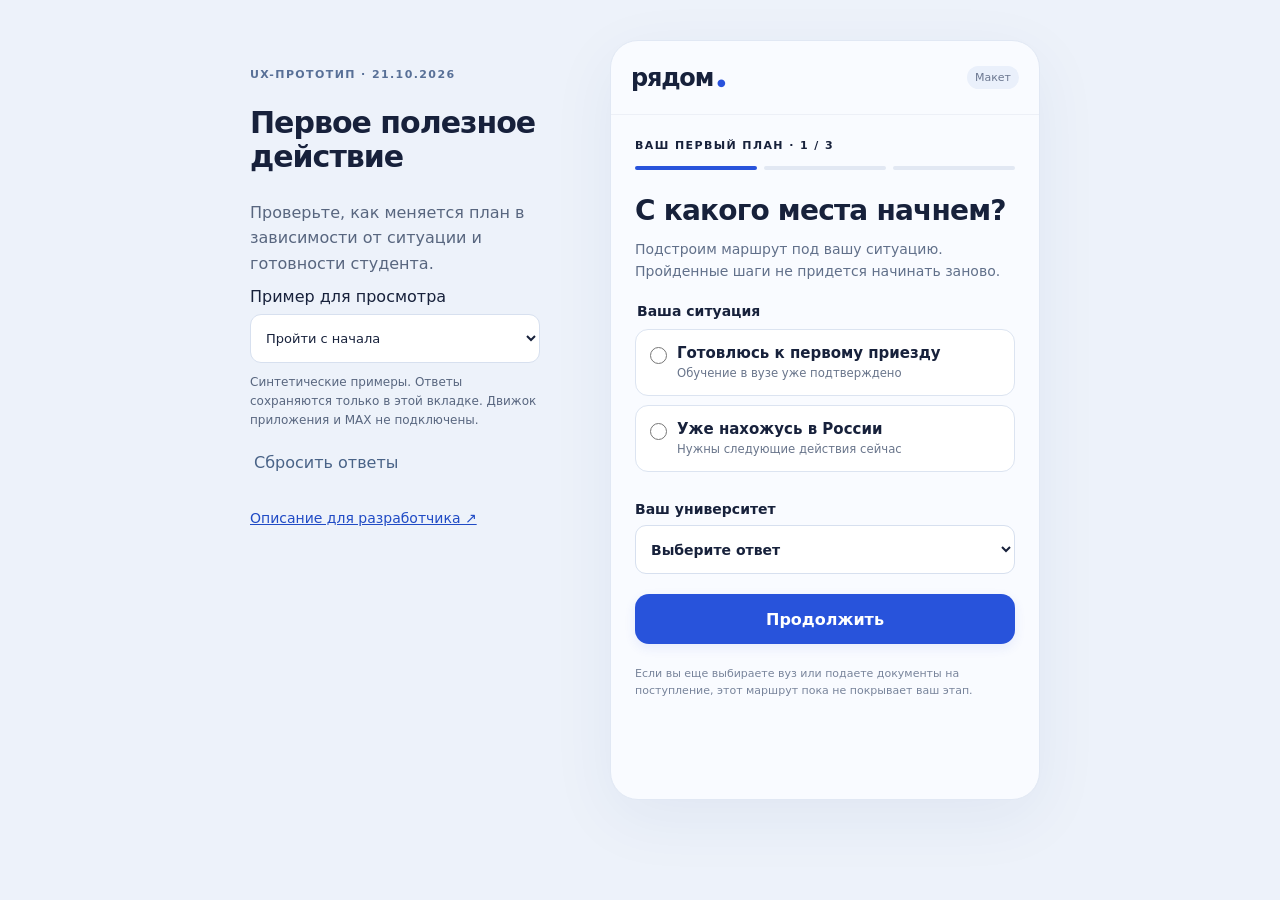
<file: developer-package-2026-10-21/reference-prototype/index.html>
<!doctype html>
<html lang="ru"><head><meta charset="utf-8"><meta name="viewport" content="width=device-width,initial-scale=1"><title>Рядом — адаптивный первый план</title><link rel="stylesheet" href="styles.css"><link rel="stylesheet" href="stage-view.css"><link rel="stylesheet" href="navigation.css"></head>
<body><div class="workspace"><aside class="demo"><div class="tag">UX-ПРОТОТИП · 21.10.2026</div><h1>Первое полезное действие</h1><p>Проверьте, как меняется план в зависимости от ситуации и готовности студента.</p><label>Пример для просмотра<select id="preset"><option value="blank">Пройти с начала</option><option value="invite">До поездки · нужно приглашение</option><option value="waiting">До поездки · ожидаю визу</option><option value="ready">До поездки · виза получена</option><option value="free">Безвизовый въезд</option><option value="arrived">После приезда · первый визит</option><option value="unknownDate">После приезда · дата неизвестна</option><option value="settled">Уже оформился · дальнейшие дела</option><option value="review">Особая ситуация · помощь</option></select></label><p class="small">Синтетические примеры. Ответы сохраняются только в этой вкладке. Движок приложения и MAX не подключены.</p><button id="reset" class="quiet">Сбросить ответы</button><a href="handoff.md">Описание для разработчика ↗</a></aside><main class="phone"><header><button id="back" class="quiet">Назад</button><span class="brand">рядом<span class="brand-dot">●</span></span><span class="prototype">Макет</span></header><div id="screen"></div></main></div><script src="app.js"></script><script src="refinement.js"></script><script src="stage-view.js"></script><script src="navigation.js"></script><script src="flow-model.js"></script><script src="journey-ui.js"></script></body></html>
</file>
<file: developer-package-2026-10-21/reference-prototype/styles.css>
:root{font-family:Inter,system-ui,-apple-system,"Segoe UI",sans-serif;color:#17213b;background:#edf2fa;font-synthesis:none}*{box-sizing:border-box}body{margin:0}button,input,select{font:inherit}button,a,input,select{-webkit-tap-highlight-color:transparent}button{cursor:pointer}button:disabled{opacity:.45;cursor:default}button:focus-visible,a:focus-visible,input:focus-visible,select:focus-visible{outline:3px solid #729cf8;outline-offset:3px}.workspace{max-width:1050px;margin:40px auto;display:grid;grid-template-columns:310px 430px;gap:60px;align-items:start;justify-content:center}.demo{padding:28px 10px;position:sticky;top:24px}.demo h1{font-size:30px;line-height:1.15;letter-spacing:-1px}.demo p{line-height:1.6;color:#58667f}.demo a{display:block;margin-top:26px;color:#204bc5;font-size:14px}.tag,.eyebrow{font-size:11px;font-weight:750;letter-spacing:1.4px}.tag{color:#587097}.phone{background:#f9fbff;min-height:760px;border:1px solid #e1e8f4;border-radius:28px;overflow:hidden;box-shadow:0 18px 65px #1c3f8110}header{height:74px;display:flex;align-items:center;justify-content:space-between;padding:12px 20px;border-bottom:1px solid #edf0f7}.brand{font-size:24px;letter-spacing:-1.2px;font-weight:800}.brand-dot{color:#2952dc;font-size:10px;padding-left:4px}.prototype{font-size:11px;color:#6b7790;background:#eaf0fb;padding:5px 8px;border-radius:20px}#screen{padding:24px 24px 30px}h2{font-size:28px;line-height:1.15;letter-spacing:-.8px;margin:18px 0 12px}h3{font-size:18px;margin:0 0 10px;line-height:1.35}p{line-height:1.55;margin:10px 0}.sub,.small{color:#61708a;font-size:14px}.small{font-size:12px}.stepbar{display:flex;gap:7px;margin:14px 0 25px}.stepbar span{height:4px;border-radius:5px;background:#e2e8f3;flex:1}.stepbar .on{background:#2853db}.quiet{border:0;background:transparent;color:#496387;padding:10px 4px;min-height:44px}.primary,.secondary{display:block;width:100%;min-height:50px;padding:13px 18px;border-radius:14px;font-weight:650;border:0;margin-top:20px}.primary{background:#2853db;color:white;box-shadow:0 4px 12px #2853db17}.primary:hover{background:#2145bc}.secondary{background:#eaf0fc;color:#254dbd;margin-top:10px}.field{display:block;margin:20px 0 0;font-size:14px;font-weight:600}select,input[type=date]{display:block;width:100%;height:49px;border:1px solid #d7e0ef;border-radius:11px;background:white;color:#17213b;padding:0 11px;margin-top:8px;min-width:0}.demo select{font-size:13px}fieldset{padding:0;border:0;margin:20px 0}legend{font-size:14px;font-weight:650;margin-bottom:10px}.choice{position:relative;display:flex;align-items:flex-start;gap:10px;padding:14px;border:1px solid #dce4f1;background:#fff;border-radius:13px;margin-bottom:9px;font-size:14px;cursor:pointer}.choice:has(input:checked){background:#edf3ff;border-color:#3862e6}.choice input{margin:3px 0;accent-color:#2853db;width:17px;height:17px;flex:none}.choice strong{display:block;font-size:15px}.choice small{display:block;color:#69758b;line-height:1.4;margin-top:3px}.check{display:flex;gap:9px;align-items:flex-start;margin-top:12px;font-size:13px;color:#556580;line-height:1.5}.check input{accent-color:#2853db;min-width:17px;height:17px}.note{padding:13px 15px;background:#eef3fc;border-radius:12px;color:#526582;font-size:13px;margin-top:18px;line-height:1.5}.error{color:#a32735;background:#fff0f1;padding:12px;border-radius:12px;font-size:13px}.context{font-size:13px;color:#576b8a;line-height:1.65}.hero{padding:24px 22px;background:#2853db;color:white;border-radius:20px;margin:20px 0 25px}.hero h2{font-size:26px;margin:14px 0}.hero .eyebrow{color:#d5e2ff}.hero p{color:#edf3ff;font-size:14px}.hero .primary{background:white;color:#234dc8;box-shadow:none}.understood{font-size:14px;line-height:1.55;margin:16px 0}.section-head{display:flex;align-items:center;justify-content:space-between;margin:24px 0 15px}.section-head h3{margin:0}.section-head span{font-size:12px;color:#748198}.route{position:relative}.route:before{content:"";position:absolute;left:12px;top:26px;bottom:25px;width:2px;background:#dce5f6}.route-row{position:relative;display:flex;gap:14px;margin:10px 0;align-items:flex-start}.marker{width:26px;height:26px;border-radius:50%;background:#f9fbff;border:2px solid #d8e2f3;color:#7589ac;font-size:12px;display:grid;place-items:center;flex:none;margin-top:12px;z-index:1}.route-row.current .marker{background:#2853db;color:white;border-color:#2853db}.route-copy{padding:14px;background:white;border:1px solid #e3e9f3;border-radius:13px;flex:1}.current .route-copy{background:#edf3ff;border-color:#c6d8ff}.route-copy strong{font-size:14px}.route-copy small{display:block;color:#6a7890;line-height:1.45;margin-top:4px}.soft-card{background:white;border:1px solid #e1e8f3;border-radius:15px;padding:17px;margin:12px 0}.soft-card p{font-size:14px}.soft-card h3{font-size:16px}.pill{display:inline-block;font-size:11px;background:#edf2fc;padding:5px 9px;border-radius:20px;color:#466390}.list{padding-left:20px;font-size:14px;line-height:1.65}.list li{margin:9px 0}.contact{color:#254fc9;word-break:break-word}.details{font-size:13px;border-top:1px solid #e3eaf5;margin-top:20px;padding-top:15px}.details summary{cursor:pointer;min-height:32px}.answer{display:flex;justify-content:space-between;gap:12px;padding:10px 0;border-bottom:1px solid #edf0f5;font-size:13px}.answer span{color:#67768e}.answer b{text-align:right;font-weight:550}.footer-note{font-size:11px;color:#78849b;line-height:1.5;margin-top:22px}a{color:#2853db}.hidden{display:none!important}@media(max-width:800px){.workspace{display:flex;flex-direction:column-reverse;align-items:center;margin:0;gap:12px}.phone{width:100%;max-width:430px;border-radius:0;min-height:100dvh}.demo{position:static;width:100%;max-width:430px;padding:20px 24px;background:#e6edf9;border-radius:18px}.demo h1{font-size:23px}.demo p{font-size:13px}}@media(max-width:350px){#screen{padding:20px 17px}h2{font-size:25px}.hero{padding:20px 17px}.hero h2{font-size:23px}header{padding:10px 17px}.choice{padding:12px}}@media(prefers-reduced-motion:reduce){*{scroll-behavior:auto!important}}
h2[tabindex="-1"]:focus{outline:none}
</file>
<file: developer-package-2026-10-21/reference-prototype/stage-view.css>
.stage-panel{border:1px solid #dce5f4;border-radius:16px;padding:16px;margin:12px 0;background:#fff}.stage-panel summary{display:flex;justify-content:space-between;align-items:center;gap:12px;cursor:pointer;min-height:44px;font-weight:700;list-style:none}.stage-panel summary::-webkit-details-marker{display:none}.stage-panel summary small{display:block;font-size:11px;font-weight:400;color:#67778e;margin-top:5px}.stage-panel h4{font-size:12px;color:#64748c;margin:22px 0 12px;line-height:1.5}.step-item{display:flex;gap:11px;padding:13px 0;border-top:1px solid #edf1f7}.step-item>div{min-width:0}.step-icon{flex:none;width:23px;height:23px;border-radius:50%;background:#eef2f8;display:grid;place-items:center;font-size:13px;color:#6c7b91}.step-item strong{display:block;font-size:14px;line-height:1.45}.step-status{display:inline-block;font-size:11px;margin-top:6px;color:#64748b}.step-item p{font-size:12px;color:#697990;line-height:1.5;margin:6px 0 0}.step-item.done .step-icon{color:#237445;background:#e6f4ea}.step-item.done .step-status{color:#237445}.step-item.now .step-icon{background:#2853db;color:white}.step-item.now .step-status{color:#2853db;font-weight:650}.step-item.waiting .step-icon{background:#fff2da;color:#8b6017}.stage-panel summary:focus-visible{outline:2px solid #2853db;outline-offset:4px}
</file>
<file: developer-package-2026-10-21/reference-prototype/navigation.css>
.main-timeline{position:relative;padding-left:25px}.main-timeline:before{content:"";position:absolute;left:8px;top:45px;bottom:45px;width:1px;background:#c4d5f4}.stage-link{position:relative;display:flex;gap:13px;align-items:center;width:100%;text-align:left;margin:10px 0;padding:18px 14px;border:1px solid #dce5f5;border-radius:19px;background:#fff;color:#17213b}.stage-link.active{background:#edf5ff;border-color:#8db3ff}.stage-link strong,.task-link strong{display:block;font-size:15px;line-height:1.4}.stage-link small,.task-link small{display:block;color:#667e9f;font-size:12px;line-height:1.6;margin-top:5px}.stage-link.active small{color:#2861d7}.stage-link>span:last-child,.task-link>span:last-child{margin-left:auto}.timeline-point{position:absolute;left:-25px;width:18px;height:18px;border:1px solid #a8bfdf;background:#f8faff;border-radius:50%}.active .timeline-point{background:#1877ff;border:3px solid white;outline:1px solid #1877ff}.stage-symbol{display:grid;place-items:center;flex:none;width:42px;height:42px;border-radius:13px;background:#e8f3ff;color:#1671ef;font-size:24px}.task-link{display:flex;gap:12px;align-items:center;width:100%;border:1px solid #dce5f5;border-radius:16px;padding:18px 14px;margin:10px 0;text-align:left;background:#fff;color:#17213b}.task-link.done .step-icon{background:#e5f5e9;color:#237445}.task-link.now .step-icon{background:#2853db;color:white}.group-title{font-size:13px;color:#627590;margin:26px 0 12px}blockquote{margin:20px 0;padding:18px;background:#edf3fc;border-radius:14px;font-size:15px;line-height:1.65}
</file>
